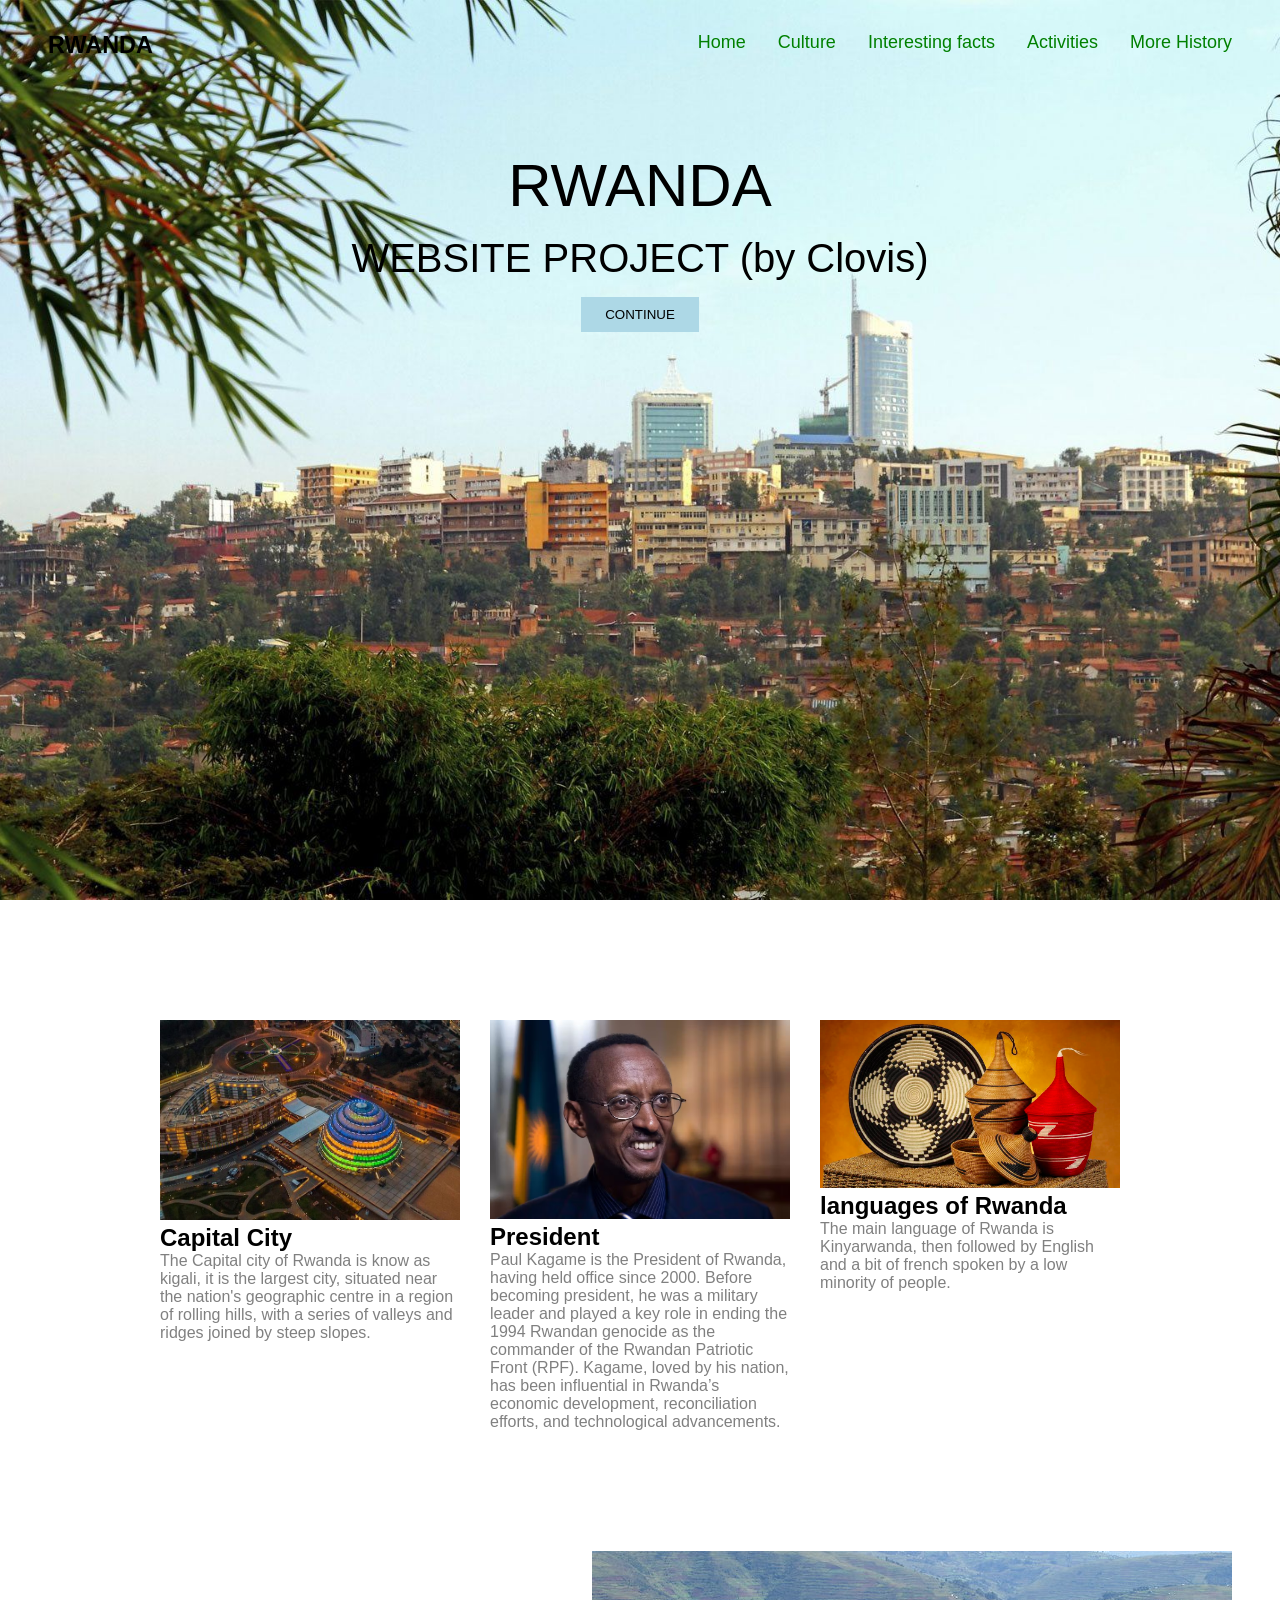
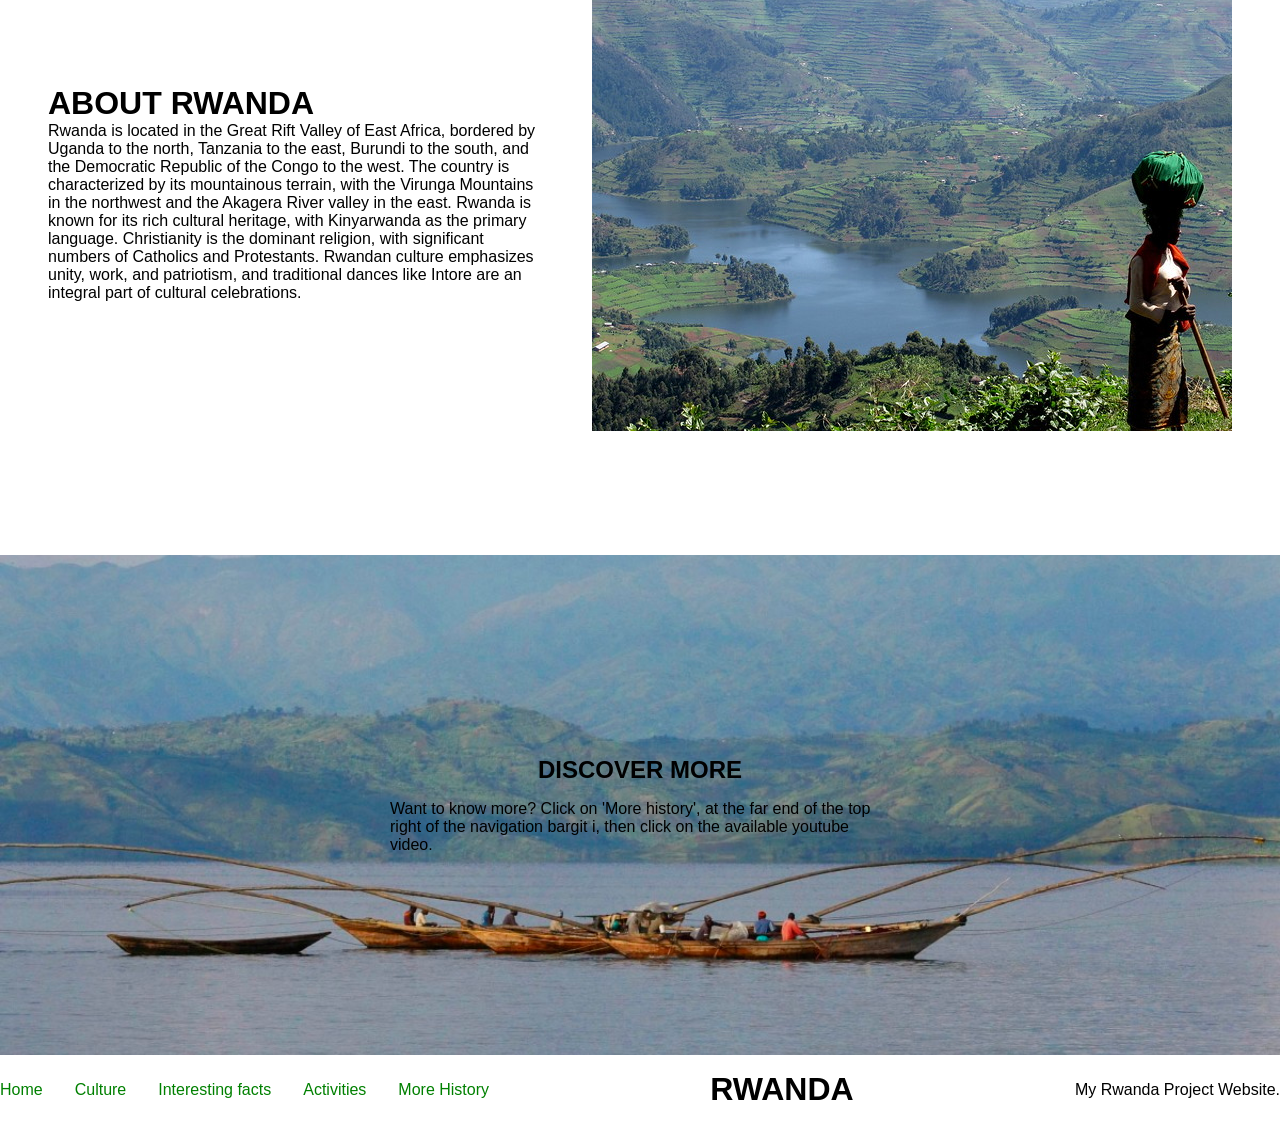
<file: index.html>
<!DOCTYPE html>
<html lang="en">
<head>
    <meta charset="UTF-8">
    <meta name="viewport" content="width=device-width, initial-scale=1.0">
    <title>Document</title>
    <link rel="stylesheet" href="style.css">
</head>
<body>
    <section id="header">
        <div class="container">
            <nav>
                <div class="logo"><h1>RWANDA</h1></div>
                <ul class="nav-links">
                    <li><a href="index.html">Home</a></li>
                    <li><a href="Culture.html">Culture</a></li>
                    <li><a href="InterestingFacts.html">Interesting facts</a></li>
                    <li><a href="Activities.html">Activities</a></li>
                    <li><a href="MoreHistory.html">More History</a></li>
                </ul>
                <div class="menu-btn"><img src="menu2.jpg" alt=""/></div>
            </nav>

          <div class="header-content">
               <h1>RWANDA</h1>
               <P>WEBSITE PROJECT (by Clovis)</P>
                <a href="Culture.html"><button class="primary-btn">CONTINUE</button></a>
          </div>     
        </div>
    </section>

    <section id="services" class="container">
        <div class="service">
          <img src="City.jpg" alt=""> 
          <h1>Capital City</h1> 
          <p>
            The Capital city of Rwanda is know as kigali,
             it is the largest city, situated near the nation's
             geographic centre in a region of rolling hills,
             with a series of valleys and ridges joined by steep slopes.
          </p>
        </div>
        <div class="service">
            <img src="President.avif" alt=""> 
            <h1>President</h1> 
            <p>
                Paul Kagame is the President of Rwanda, having held office since 2000. 
                Before becoming president, he was a military leader and played a key role in ending the 1994 Rwandan genocide as the commander of the Rwandan Patriotic Front (RPF).
                 Kagame, loved by his nation, has been influential in Rwanda’s economic development, reconciliation efforts, and technological advancements.  
            </p>
          </div>
          <div class="service">
            <img src="Agaseke.png" alt=""> 
            <h1>languages of Rwanda</h1> 
            <p>
              The main language of Rwanda is Kinyarwanda, then
              followed by English and a bit of french spoken by a low 
              minority of people.
            </p>
          </div>
    </section>

    <secttion id="about" class="container">
    <div class="about-content">
       <h1>About Rwanda</h1> 
       <p>
        Rwanda is located in the Great Rift Valley of East Africa,
         bordered by Uganda to the north, Tanzania to the east, Burundi to the south,
        and the Democratic Republic of the Congo to the west. 
        The country is characterized by its mountainous terrain, 
        with the Virunga Mountains in the northwest and the Akagera River valley in the east.
        Rwanda is known for its rich cultural heritage, with Kinyarwanda as the primary language.
        Christianity is the dominant religion, with significant numbers of Catholics and Protestants. Rwandan culture emphasizes unity, work, and patriotism, 
        and traditional dances like Intore are an integral part of cultural celebrations.
    </p>
    </div>  
    <div class="about-img">
       <img src="ladyscene.jpg" alt=""> 
    </div>  
    </secttion>

    <section id="Discover-more">
      <div class="Discover-more-content">
        <h1>DISCOVER MORE</h1>
        <p>Want to know more? Click on 'More history',
           at the far end of the top right of the navigation bargit i,
           then click on the available youtube video. 
        </p>
      </div>  
    </section>

    <footer>
       <ul class="footerlinks">
        <li><a href="index.html">Home</a></li>
        <li><a href="Culture.html">Culture</a></li>
        <li><a href="InterestingFacts.html">Interesting facts</a></li>
        <li><a href="Activities.html">Activities</a></li>
        <li><a href="MoreHistory.html">More History</a></li>
       </ul> 
       <h1 class="logo">RWANDA</h1>
       <p>My Rwanda Project Website.</p>
    </footer>

    <script>
        const menuBtn = document.querySelector('menu-btn')
        const navLinks = document.querySelector('.nav-links')

        menuBtn.addEventListener('click', function(){
            navLinks.classList.toggle('active')
        })
    </script>
</body>
</html>
</file>
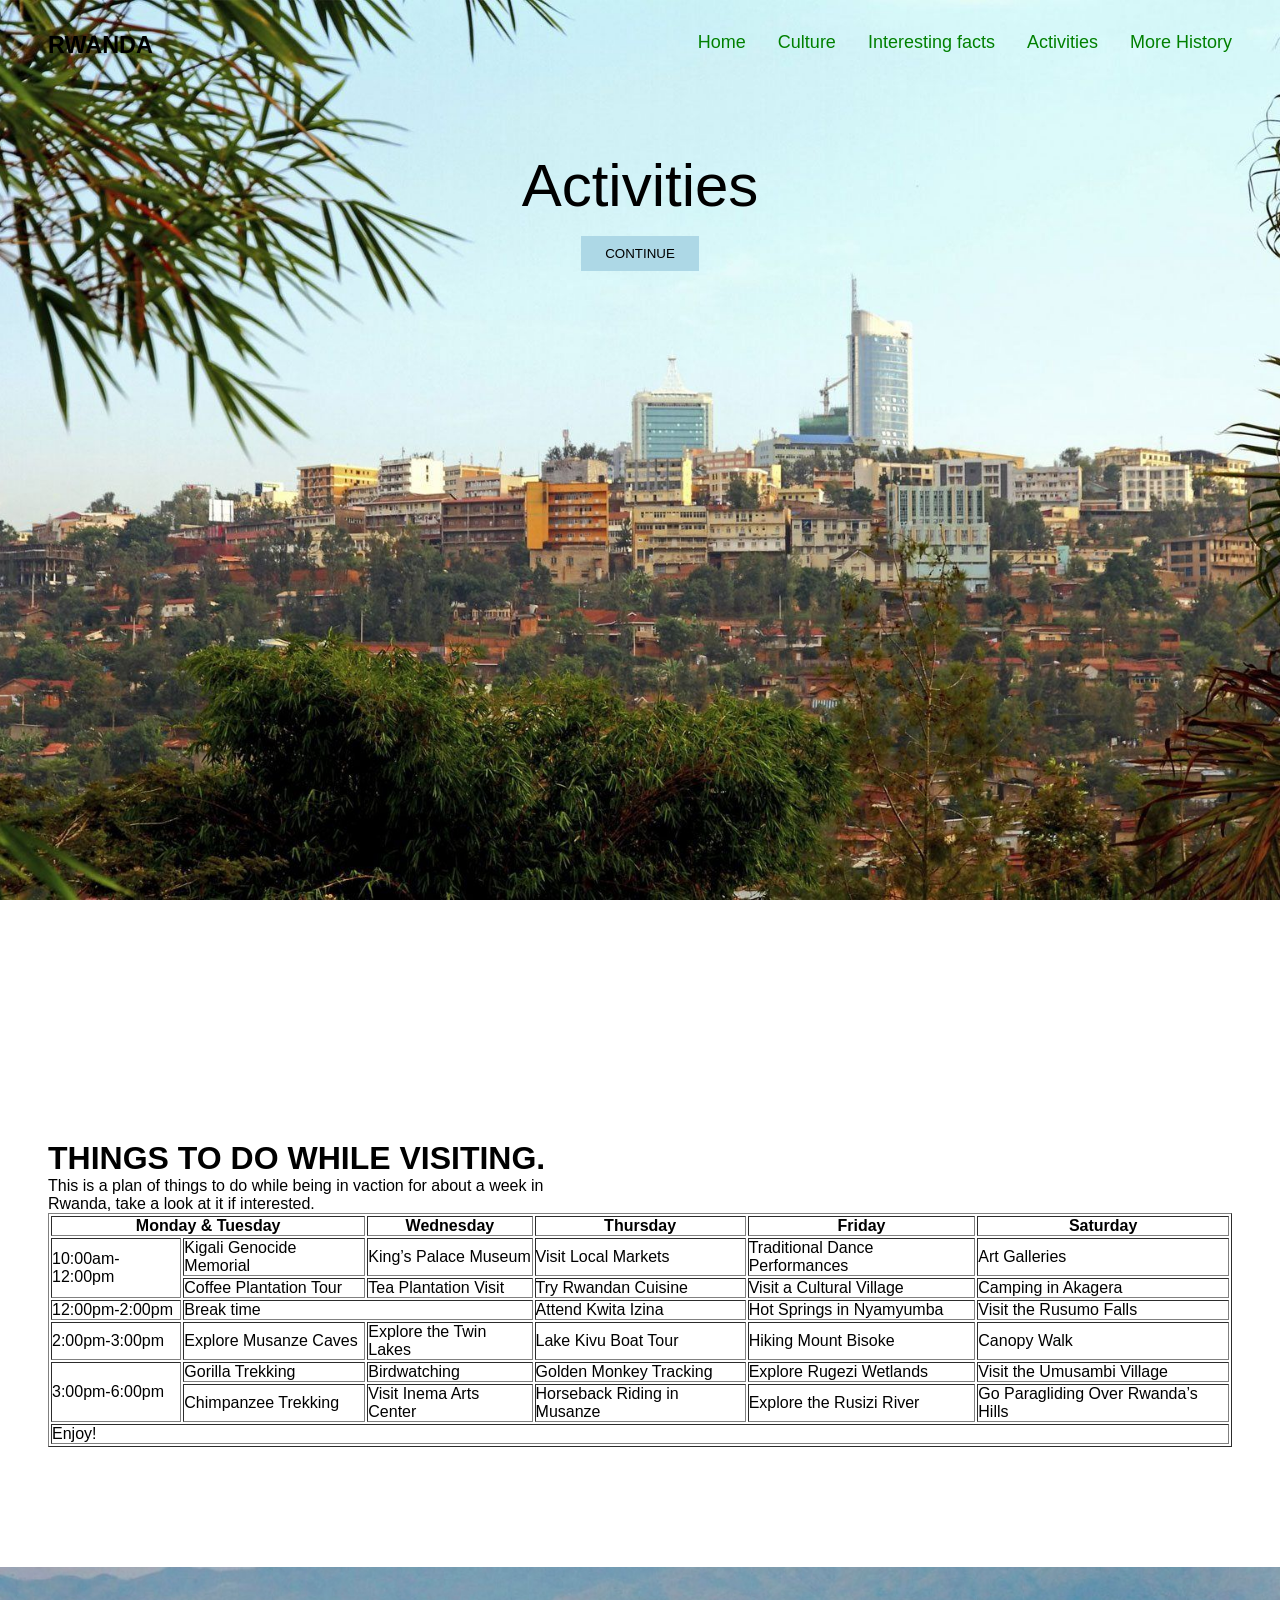
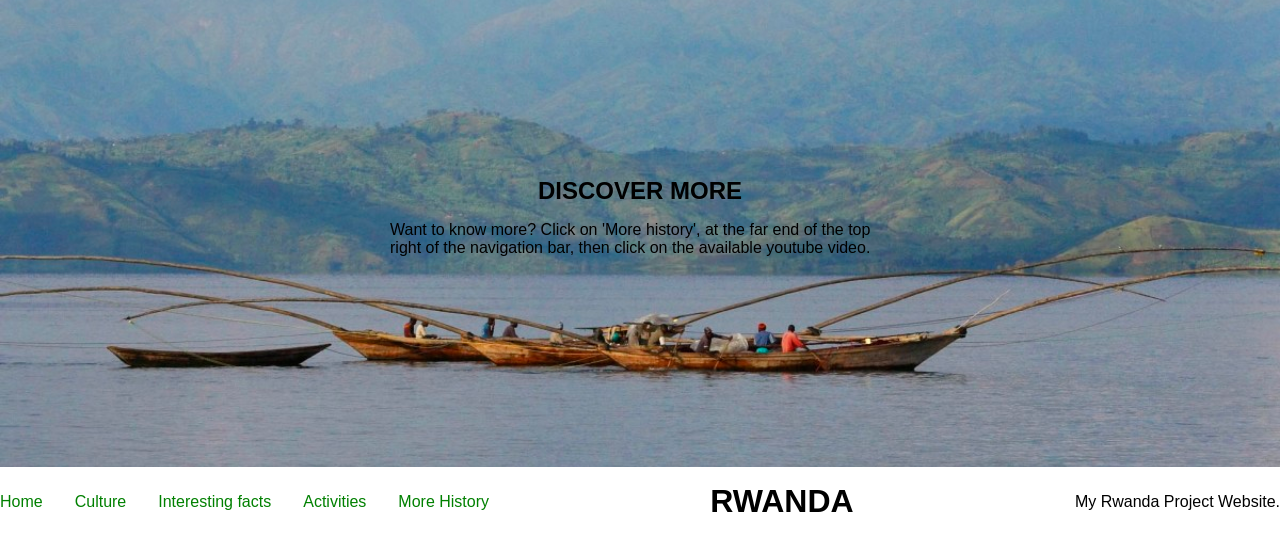
<file: Activities.html>
<!DOCTYPE html>
<html lang="en">
<head>
    <meta charset="UTF-8">
    <meta name="viewport" content="width=device-width, initial-scale=1.0">
    <title>Document</title>
    <link rel="stylesheet" href="style.css">
</head>
<body>
    <section id="header">
        <div class="container">
            <nav>
                <div class="logo"><h1>RWANDA</h1></div>
                <ul class="nav-links">
                    <li><a href="index.html">Home</a></li>
                    <li><a href="Culture.html">Culture</a></li>
                    <li><a href="InterestingFacts.html">Interesting facts</a></li>
                    <li><a href="Activities.html">Activities</a></li>
                    <li><a href="MoreHistory.html">More History</a></li>
                </ul>
                <div class="menu-btn"><img src="menu2.jpg" alt=""/></div>
            </nav>

          <div class="header-content">
               <h1>Activities</h1>
               <a href="MoreHistory.html"><button class="primary-btn">CONTINUE</button></a>
          </div>     
        </div>
    </section>

    <section id="services" class="container">
        <div class="service">
         
          </div>
    </section>

    <secttion id="about" class="container">
    <div class="about-content">
       <h1>Things to Do while visiting.</h1> 
       <p>
        This is a plan of things to do while being in vaction for about a week in Rwanda, take a look at it if interested.

    </p>
    </div>  
    <div class="about-img">
        <table border="1">
            <thead>
                <tr>
                    <th colspan="2">Monday & Tuesday</th>
                    <th>Wednesday</th>
                    <th>Thursday</th>
                    <th>Friday</th>
                    <th>Saturday</th>
                </tr>
            </thead>
            <tbody>
                <tr>
                    <td rowspan="2">10:00am-12:00pm</td>
                    <td>Kigali Genocide Memorial</td>
                    <td>King’s Palace Museum</td>
                    <td>Visit Local Markets</td>
                    <td>Traditional Dance Performances</td>
                    <td>Art Galleries</td>
                </tr>
                <tr>
                    <td>Coffee Plantation Tour</td>
                    <td>Tea Plantation Visit</td>
                    <td>Try Rwandan Cuisine</td>
                    <td>Visit a Cultural Village</td>
                    <td>Camping in Akagera</td>
                </tr>
                <tr>
                    <td>12:00pm-2:00pm</td>
            <td colspan="2">Break time</td>
            <td>Attend Kwita Izina</td>
            <td>Hot Springs in Nyamyumba</td>
            <td>Visit the Rusumo Falls</td>
        </tr>
        <tr>
            <td>2:00pm-3:00pm</td>
            <td>Explore Musanze Caves</td>
            <td>Explore the Twin Lakes</td>
            <td>Lake Kivu Boat Tour</td>
            <td>Hiking Mount Bisoke</td>
            <td>Canopy Walk</td>
        </tr>
        <tr>
            <td rowspan="2">3:00pm-6:00pm</td>
            <td>Gorilla Trekking</td>
            <td>Birdwatching</td>
            <td>Golden Monkey Tracking</td>
            <td>Explore Rugezi Wetlands</td>
            <td>Visit the Umusambi Village</td>
        </tr>
        <tr>
            <td>Chimpanzee Trekking</td>
            <td>Visit Inema Arts Center</td>
            <td>Horseback Riding in Musanze</td>
            <td>Explore the Rusizi River</td>
            <td>Go Paragliding Over Rwanda’s Hills</td>
        </tr>
    </tbody>
    <tfoot>
        <tr>
            <td colspan="6">Enjoy!</td>
        </tr>
    </tfoot>
</table>

                
    </div>  
    </secttion>

    <section id="Discover-more">
      <div class="Discover-more-content">
        <h1>DISCOVER MORE</h1>
        <p>Want to know more? Click on 'More history',
           at the far end of the top right of the navigation bar,
           then click on the available youtube video. 
        </p>
      </div>  
    </section>

    <footer>
       <ul class="footerlinks">
        <li><a href="index.html">Home</a></li>
        <li><a href="Culture.html">Culture</a></li>
        <li><a href="InterestingFacts.html">Interesting facts</a></li>
        <li><a href="Activities.html">Activities</a></li>
        <li><a href="MoreHistory.html">More History</a></li>
       </ul> 
       <h1 class="logo">RWANDA</h1>
       <p>My Rwanda Project Website.</p>
    </footer>

    <script>
        const menuBtn = document.querySelector('menu-btn')
        const navLinks = document.querySelector('.nav-links')

        menuBtn.addEventListener('click', function(){
            navLinks.classList.toggle('active')
        })
    </script>
</body>
</html>
</file>
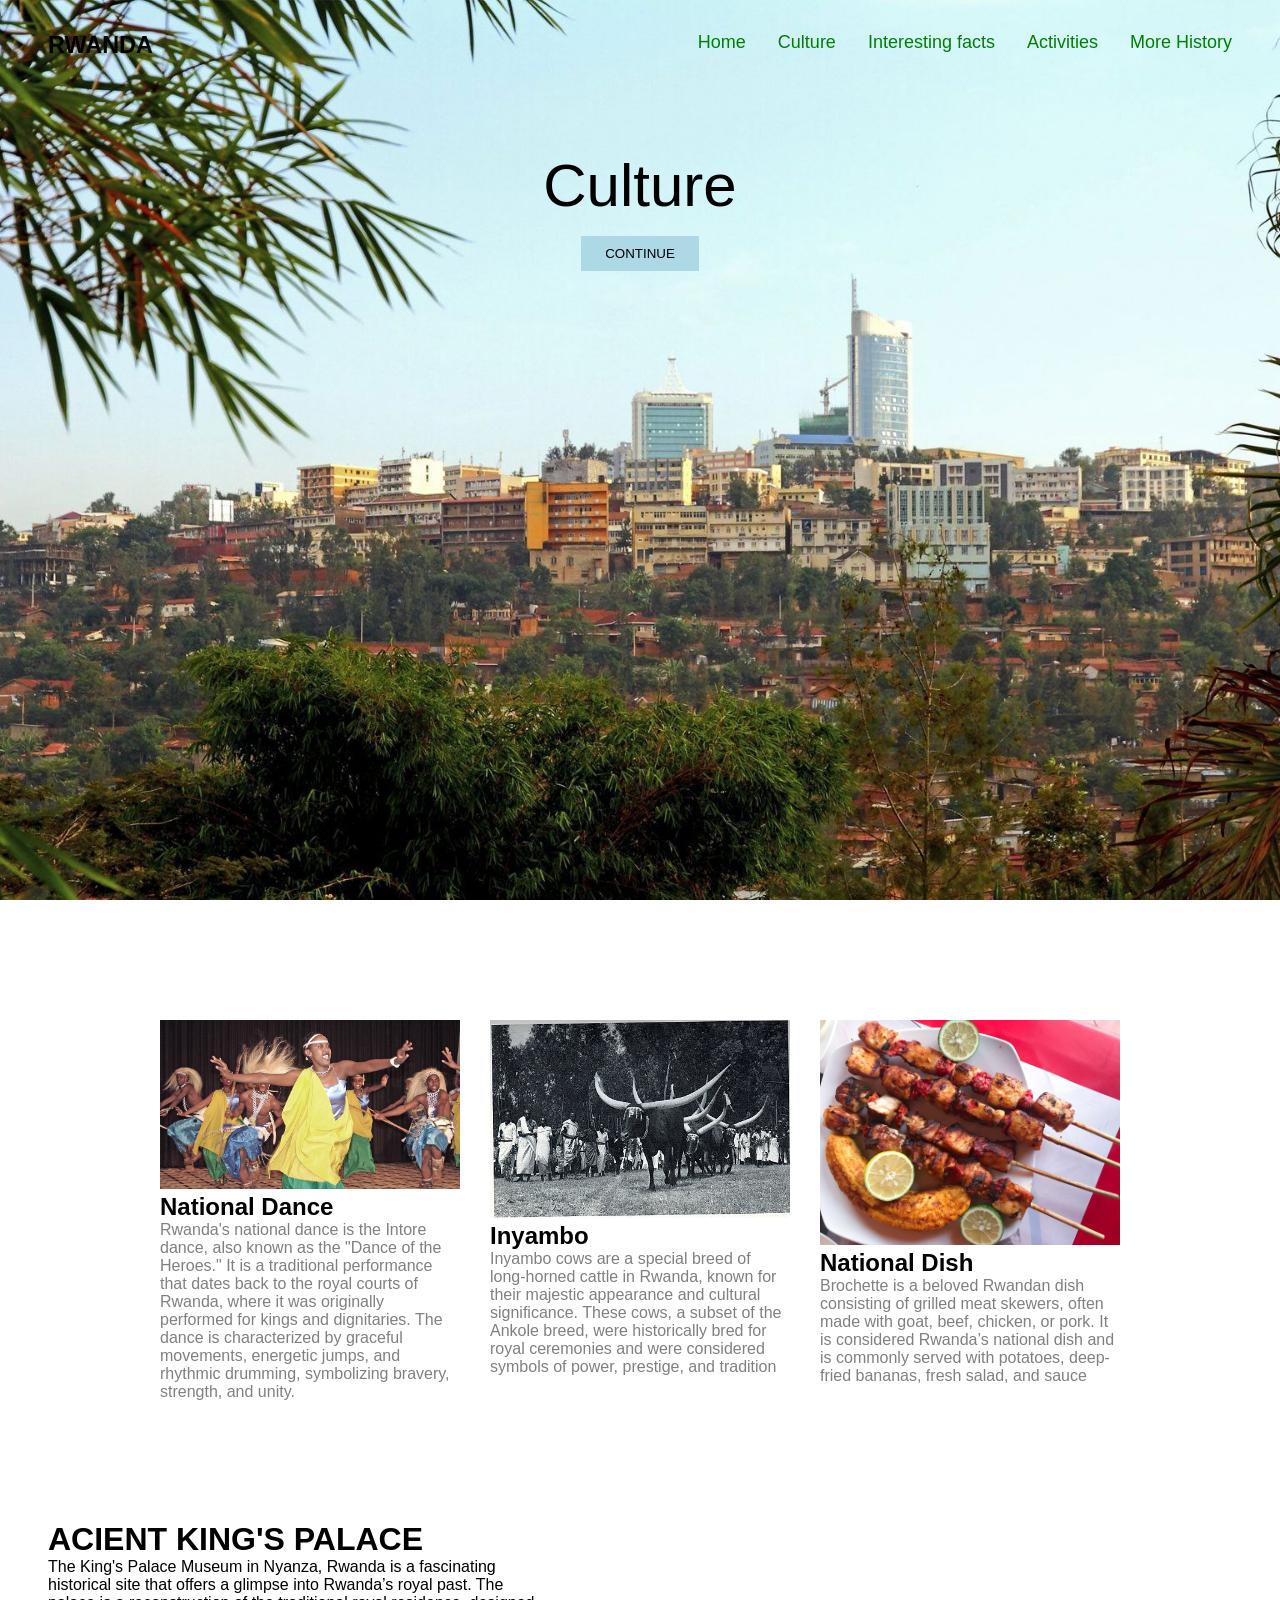
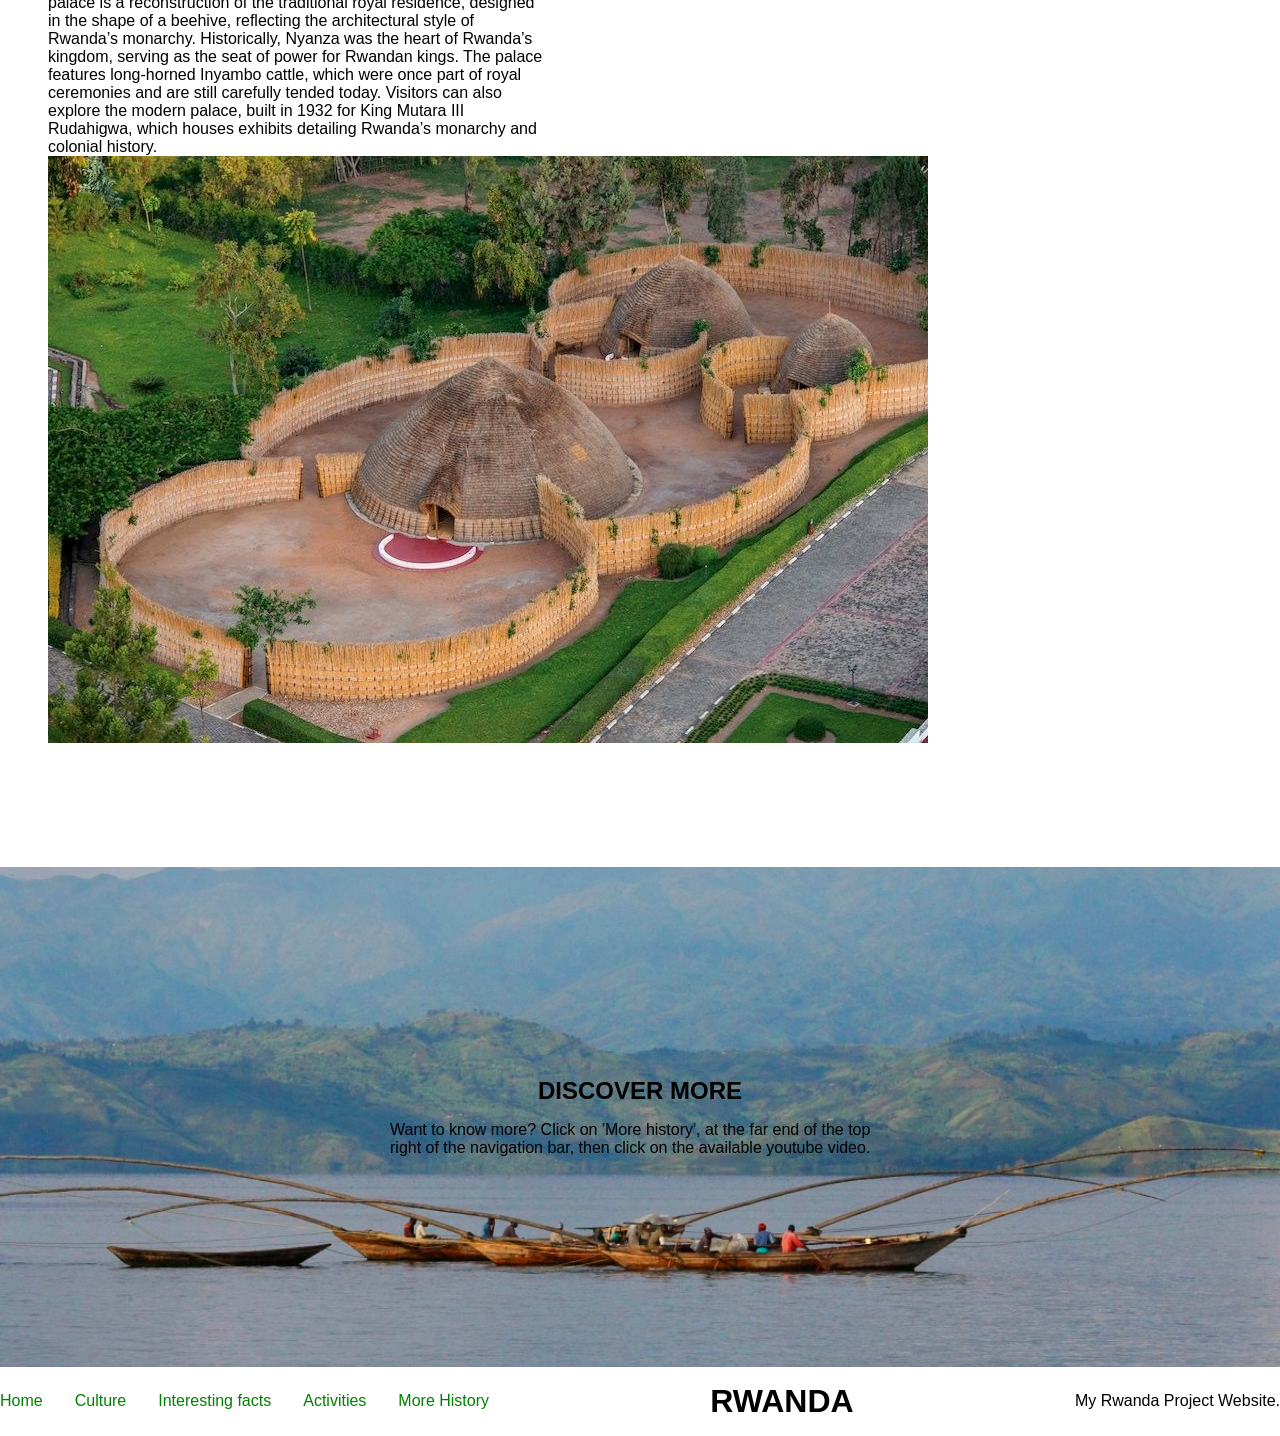
<file: Culture.html>
<!DOCTYPE html>
<html lang="en">
<head>
    <meta charset="UTF-8">
    <meta name="viewport" content="width=device-width, initial-scale=1.0">
    <title>Document</title>
    <link rel="stylesheet" href="style.css">
</head>
<body>
    <section id="header">
        <div class="container">
            <nav>
                <div class="logo"><h1>RWANDA</h1></div>
                <ul class="nav-links">
                    <li><a href="index.html">Home</a></li>
                    <li><a href="Culture.html">Culture</a></li>
                    <li><a href="InterestingFacts.html">Interesting facts</a></li>
                    <li><a href="Activities.html">Activities</a></li>
                    <li><a href="MoreHistory.html">More History</a></li>
                </ul>
                <div class="menu-btn"><img src="menu2.jpg" alt=""/></div>
            </nav>

          <div class="header-content">
               <h1>Culture</h1>
                <a href="InterestingFacts.html"><button class="primary-btn">CONTINUE</button></a> 
          </div>     
        </div>
    </section>

    <section id="services" class="container">
        <div class="service">
          <img src="Dance.jpg" alt=""> 
          <h1>National Dance</h1> 
          <p>
            Rwanda's national dance is the Intore dance, 
            also known as the "Dance of the Heroes." 
            It is a traditional performance that dates back to the royal courts of Rwanda, 
            where it was originally performed for kings and dignitaries. 
            The dance is characterized by graceful movements, energetic jumps, and rhythmic drumming,
             symbolizing bravery, strength, and unity.
          </p>
        </div>
        <div class="service">
            <img src="Cow.jpg" alt=""> 
            <h1>Inyambo</h1> 
            <p>
              Inyambo cows are a special breed of long-horned cattle in Rwanda, 
              known for their majestic appearance and cultural significance. 
              These cows, a subset of the Ankole breed, 
              were historically bred for royal ceremonies and were considered symbols of power, prestige, and tradition
            </p>
          </div>
          <div class="service">
            <img src="Food.jpg" alt=""> 
            <h1>National Dish</h1> 
            <p>
              Brochette is a beloved Rwandan dish consisting of grilled meat skewers, 
              often made with goat, beef, chicken, or pork.
              It is considered Rwanda’s national dish and is commonly served with potatoes, deep-fried bananas, fresh salad, and sauce
            </p>
          </div>
    </section>

    <secttion id="about" class="container">
    <div class="about-content">
       <h1>Acient King's Palace</h1> 
       <p>
        The King's Palace Museum in Nyanza, Rwanda is a fascinating historical site that offers a glimpse into Rwanda’s royal past. 
        The palace is a reconstruction of the traditional royal residence, designed in the shape of a beehive, reflecting the architectural style of Rwanda’s monarchy.
        Historically, Nyanza was the heart of Rwanda’s kingdom, serving as the seat of power for Rwandan kings. The palace features long-horned Inyambo cattle, which were once part of royal ceremonies and are still carefully tended today. Visitors can also explore the modern palace, built in 1932 for King Mutara III Rudahigwa, which houses exhibits detailing Rwanda’s monarchy and colonial history.
    </p>
    </div>  
    <div class="about-img">
       <img src="Palace.jpg" alt=""> 
    </div>  
    </secttion>

    <section id="Discover-more">
      <div class="Discover-more-content">
        <h1>DISCOVER MORE</h1>
        <p>Want to know more? Click on 'More history',
           at the far end of the top right of the navigation bar,
           then click on the available youtube video. 
        </p>
      </div>  
    </section>

    <footer>
       <ul class="footerlinks">
        <li><a href="index.html">Home</a></li>
        <li><a href="Culture.html">Culture</a></li>
        <li><a href="InterestingFacts.html">Interesting facts</a></li>
        <li><a href="Activities.html">Activities</a></li>
        <li><a href="MoreHistory.html">More History</a></li>
       </ul> 
       <h1 class="logo">RWANDA</h1>
       <p>My Rwanda Project Website.</p>
    </footer>

    <script>
        const menuBtn = document.querySelector('menu-btn')
        const navLinks = document.querySelector('.nav-links')

        menuBtn.addEventListener('click', function(){
            navLinks.classList.toggle('active')
        })
    </script>
</body>
</html>
</file>
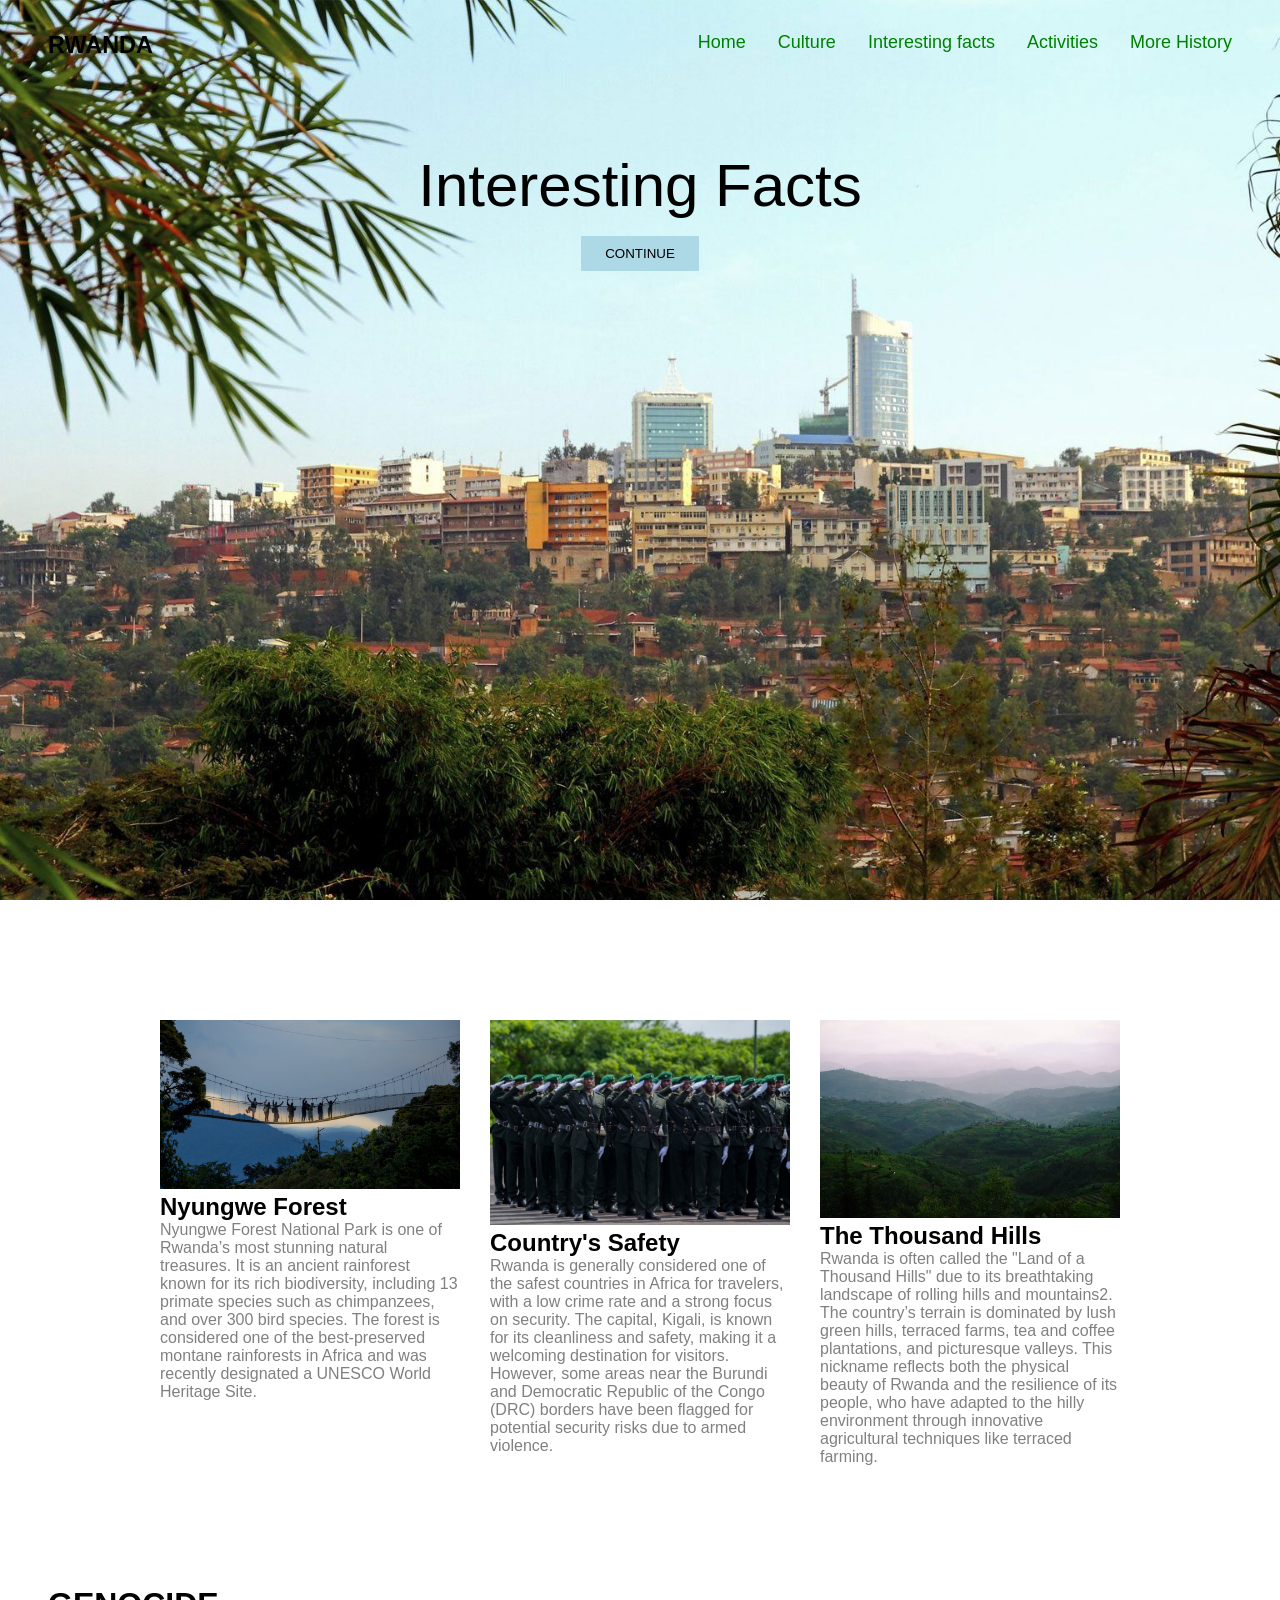
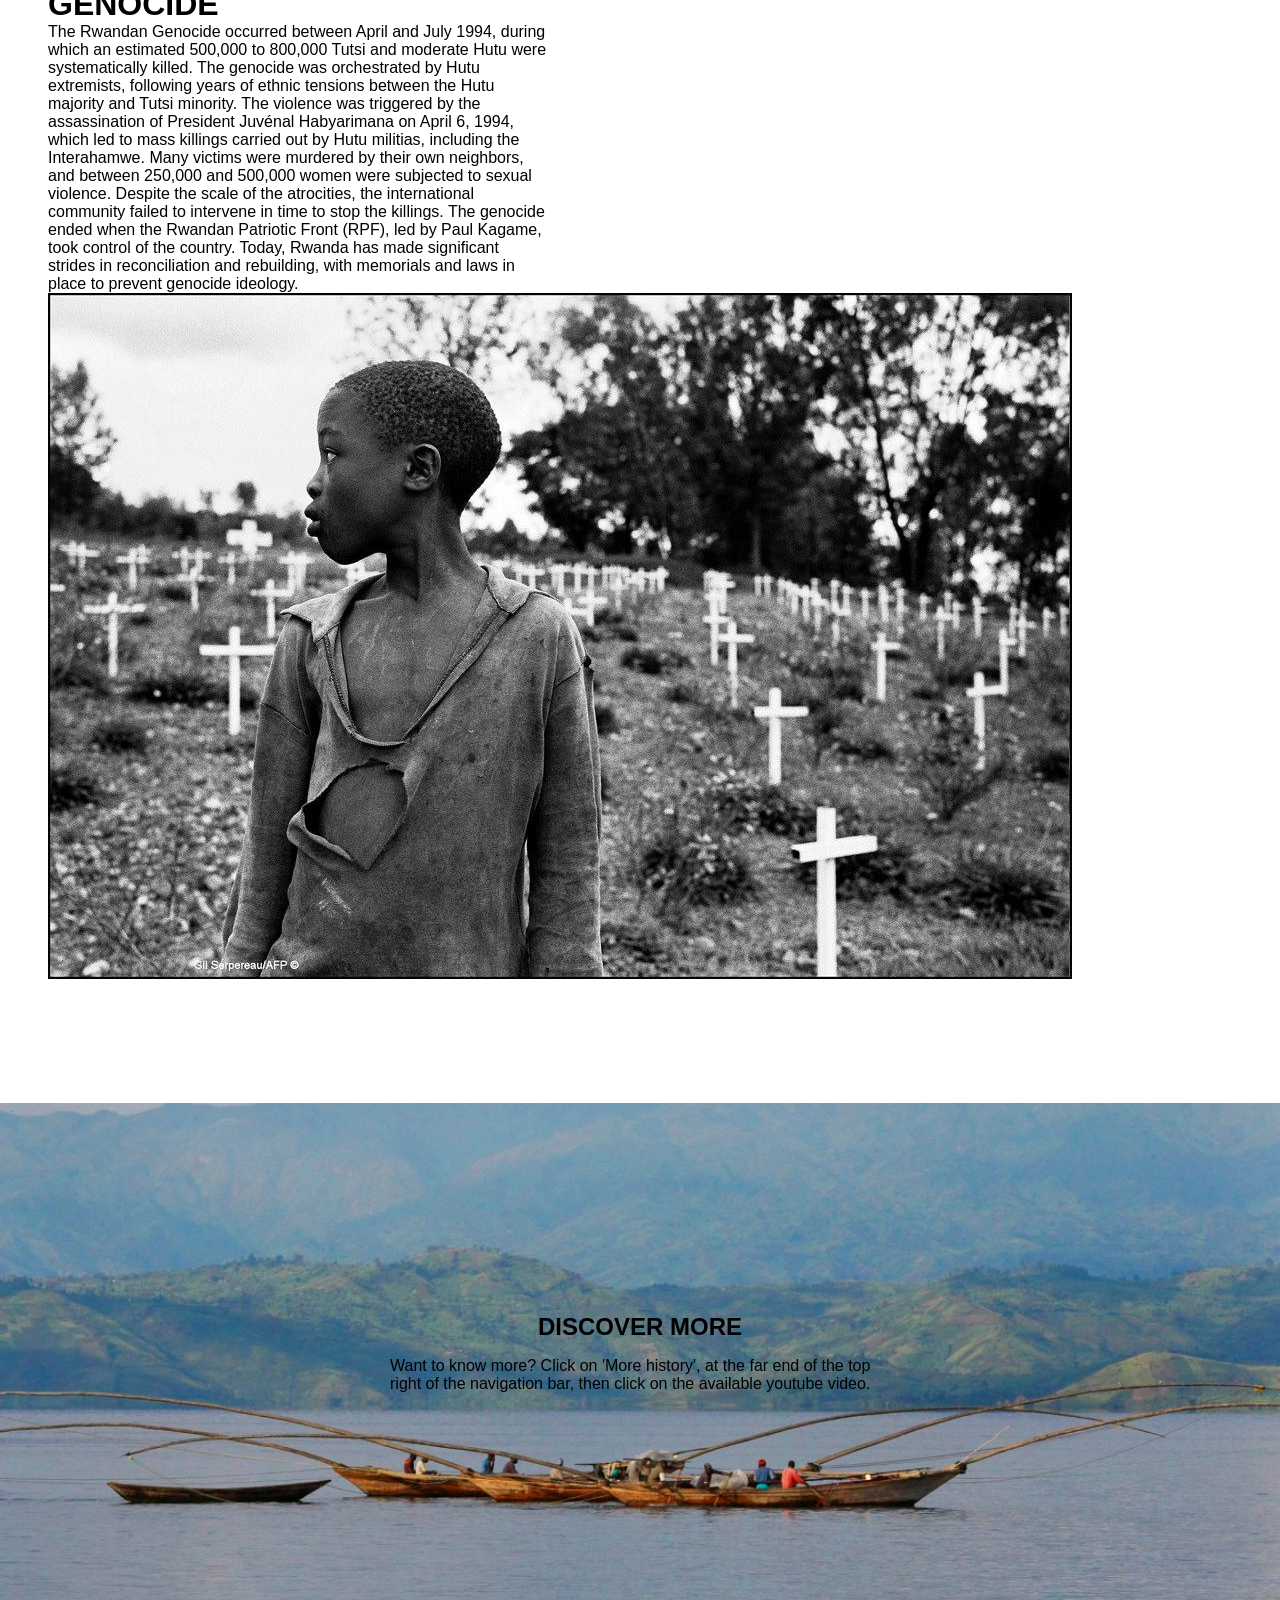
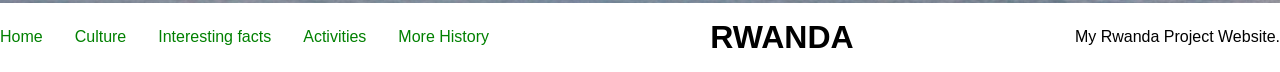
<file: InterestingFacts.html>
<!DOCTYPE html>
<html lang="en">
<head>
    <meta charset="UTF-8">
    <meta name="viewport" content="width=device-width, initial-scale=1.0">
    <title>Document</title>
    <link rel="stylesheet" href="style.css">
</head>
<body>
    <section id="header">
        <div class="container">
            <nav>
                <div class="logo"><h1>RWANDA</h1></div>
                <ul class="nav-links">
                    <li><a href="index.html">Home</a></li>
                    <li><a href="Culture.html">Culture</a></li>
                    <li><a href="InterestingFacts.html">Interesting facts</a></li>
                    <li><a href="Activities.html">Activities</a></li>
                    <li><a href="MoreHistory.html">More History</a></li>
                </ul>
                <div class="menu-btn"><img src="menu2.jpg" alt=""/></div>
            </nav>

          <div class="header-content">
               <h1>Interesting Facts</h1>
               <a href="Activities.html"><button class="primary-btn">CONTINUE</button></a>
          </div>     
        </div>
    </section>

    <section id="services" class="container">
        <div class="service">
          <img src="Forest.jpg" alt=""> 
          <h1>Nyungwe Forest</h1> 
          <p>
            Nyungwe Forest National Park is one of Rwanda’s most stunning natural treasures. 
            It is an ancient rainforest known for its rich biodiversity, including 13 primate species such as chimpanzees, 
            and over 300 bird species. The forest is considered one of the best-preserved montane rainforests in Africa and was recently designated a UNESCO World Heritage Site.
          </p>
        </div>
        <div class="service">
            <img src="Safety.jpg" alt=""> 
            <h1>Country's Safety</h1> 
            <p>
                Rwanda is generally considered one of the safest countries in Africa for travelers, 
                with a low crime rate and a strong focus on security. 
                The capital, Kigali, is known for its cleanliness and safety, making it a welcoming destination for visitors. 
                However, some areas near the Burundi and Democratic Republic of the Congo (DRC) borders have been flagged for potential security risks due to armed violence. 
            </p>
          </div>
          <div class="service">
            <img src="Hills.webp" alt=""> 
            <h1>The Thousand Hills</h1> 
            <p>
                Rwanda is often called the "Land of a Thousand Hills" due to its breathtaking landscape of rolling hills and mountains2.
                 The country’s terrain is dominated by lush green hills, terraced farms, tea and coffee plantations, and picturesque valleys.
                  This nickname reflects both the physical beauty of Rwanda and the resilience of its people, who have adapted to the hilly environment through innovative agricultural techniques like terraced farming.
            </p>
          </div>
    </section>

    <secttion id="about" class="container">
    <div class="about-content">
       <h1>Genocide</h1> 
       <p>
        The Rwandan Genocide occurred between April and July 1994, during which an estimated 500,000 to 800,000 Tutsi and moderate Hutu were systematically killed. The genocide was orchestrated by Hutu extremists, following years of ethnic tensions between the Hutu majority and Tutsi minority.

        The violence was triggered by the assassination of President Juvénal Habyarimana on April 6, 1994, which led to mass killings carried out by Hutu militias, including the Interahamwe. Many victims were murdered by their own neighbors, and between 250,000 and 500,000 women were subjected to sexual violence.
        
        Despite the scale of the atrocities, the international community failed to intervene in time to stop the killings. The genocide ended when the Rwandan Patriotic Front (RPF), led by Paul Kagame, took control of the country.
        
        Today, Rwanda has made significant strides in reconciliation and rebuilding, with memorials and laws in place to prevent genocide ideology.
    </p>
    </div>  
    <div class="about-img">
       <img src="Genocide.jpg" alt=""> 
    </div>  
    </secttion>

    <section id="Discover-more">
      <div class="Discover-more-content">
        <h1>DISCOVER MORE</h1>
        <p>Want to know more? Click on 'More history',
           at the far end of the top right of the navigation bar,
           then click on the available youtube video. 
        </p>
      </div>  
    </section>

    <footer>
       <ul class="footerlinks">
        <li><a href="index.html">Home</a></li>
        <li><a href="Culture.html">Culture</a></li>
        <li><a href="InterestingFacts.html">Interesting facts</a></li>
        <li><a href="Activities.html">Activities</a></li>
        <li><a href="MoreHistory.html">More History</a></li>
       </ul> 
       <h1 class="logo">RWANDA</h1>
       <p>My Rwanda Project Website.</p>
    </footer>

    <script>
        const menuBtn = document.querySelector('menu-btn')
        const navLinks = document.querySelector('.nav-links')

        menuBtn.addEventListener('click', function(){
            navLinks.classList.toggle('active')
        })
    </script>
</body>
</html>
</file>
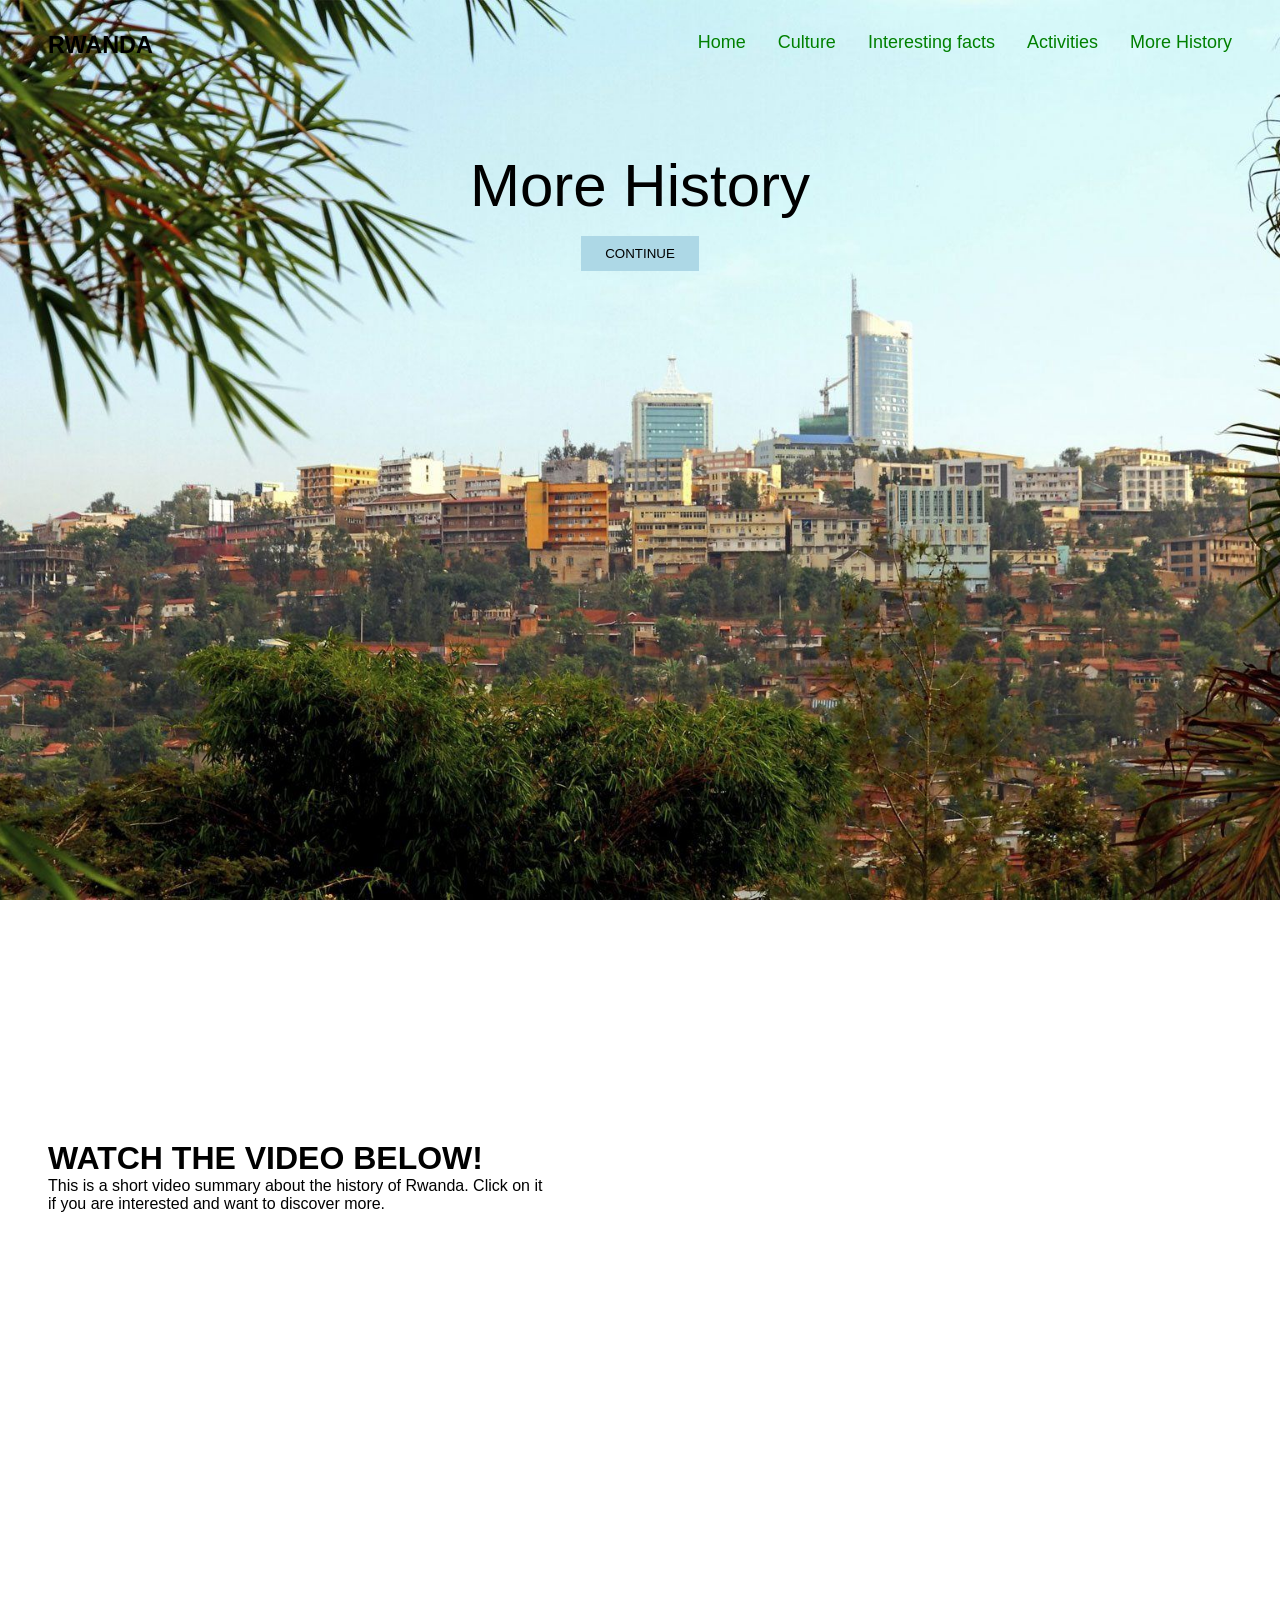
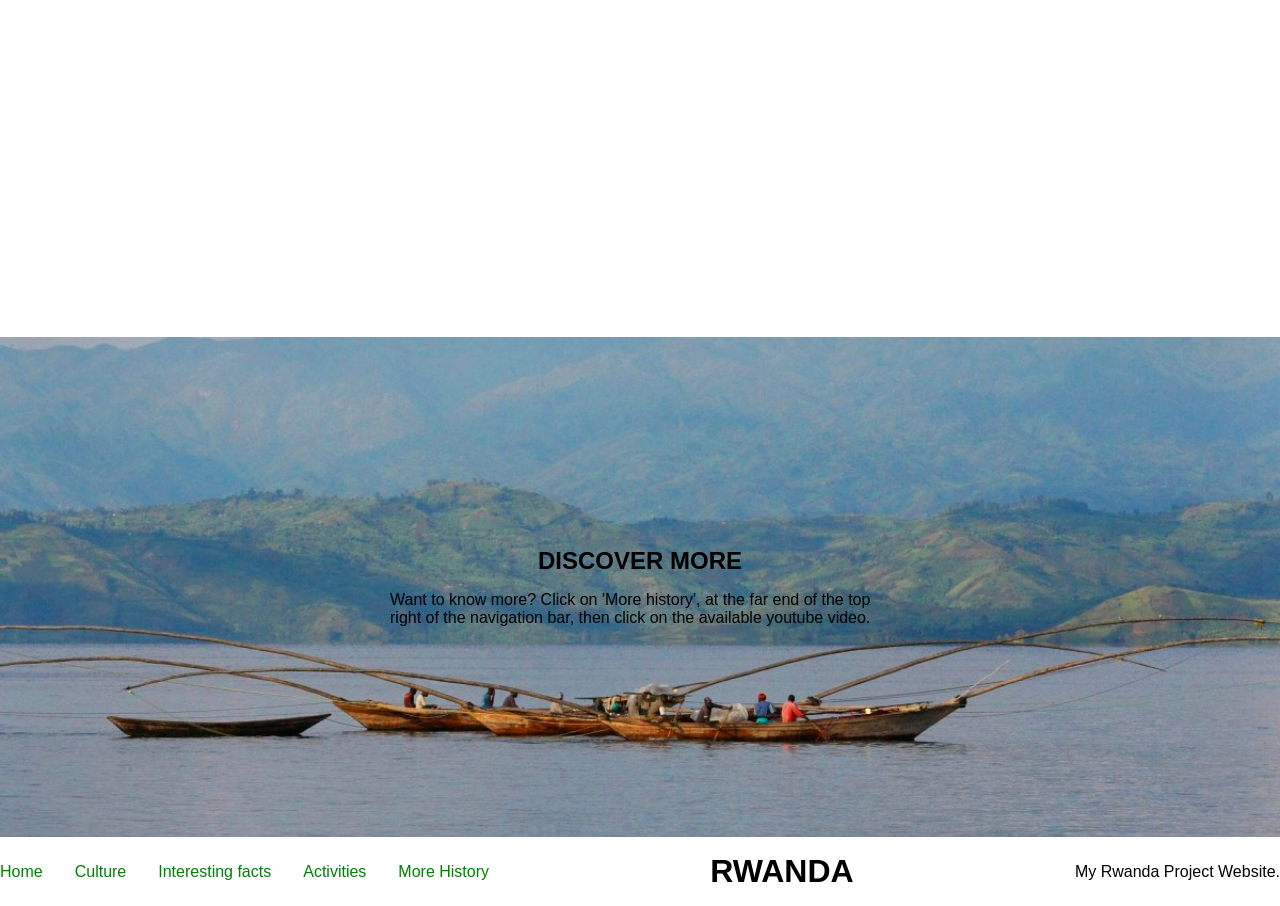
<file: MoreHistory.html>
<!DOCTYPE html>
<html lang="en">
<head>
    <meta charset="UTF-8">
    <meta name="viewport" content="width=device-width, initial-scale=1.0">
    <title>Document</title>
    <link rel="stylesheet" href="style.css">
</head>
<body>
    <section id="header">
        <div class="container">
            <nav>
                <div class="logo"><h1>RWANDA</h1></div>
                <ul class="nav-links">
                    <li><a href="index.html">Home</a></li>
                    <li><a href="Culture.html">Culture</a></li>
                    <li><a href="InterestingFacts.html">Interesting facts</a></li>
                    <li><a href="Activities.html">Activities</a></li>
                    <li><a href="MoreHistory.html">More History</a></li>
                </ul>
                <div class="menu-btn"><img src="menu2.jpg" alt=""/></div>
            </nav>

          <div class="header-content">
               <h1>More History</h1>
               <a href="index.html"><button class="primary-btn">CONTINUE</button></a>
          </div>     
        </div>
    </section>

    <section id="services" class="container">
        <div class="service">
          </div>
    </section>

    <secttion id="about" class="container">
    <div class="about-content">
       <h1>Watch the video below!</h1> 
       <p>
        This is a short video summary about the history of Rwanda. 
        Click on it if you are interested and want to discover more.
    </p>
    </div>  
    <div class="about-img">
        <iframe width="1200" height="600" src="https://www.youtube.com/embed/_MbzQNFC2kA?si=raLA8vDQwrAEO8tm" title="YouTube video player" frameborder="0" allow="accelerometer; autoplay; clipboard-write; encrypted-media; gyroscope; picture-in-picture; web-share" referrerpolicy="strict-origin-when-cross-origin" allowfullscreen></iframe>
    </div>  
    </secttion>

    <section id="Discover-more">
      <div class="Discover-more-content">
        <h1>DISCOVER MORE</h1>
        <p>Want to know more? Click on 'More history',
           at the far end of the top right of the navigation bar,
           then click on the available youtube video. 
        </p>
      </div>  
    </section>

    <footer>
       <ul class="footerlinks">
        <li><a href="index.html">Home</a></li>
        <li><a href="Culture.html">Culture</a></li>
        <li><a href="InterestingFacts.html">Interesting facts</a></li>
        <li><a href="Activities.html">Activities</a></li>
        <li><a href="MoreHistory.html">More History</a></li>
       </ul> 
       <h1 class="logo">RWANDA</h1>
       <p>My Rwanda Project Website.</p>
    </footer>

    <script>
        const menuBtn = document.querySelector('menu-btn')
        const navLinks = document.querySelector('.nav-links')

        menuBtn.addEventListener('click', function(){
            navLinks.classList.toggle('active')
        })
    </script>
</body>
</html>
</file>
<file: style.css>
@import url('https://fonts.googleapis.com/css2?family=Limelight&family=Roboto:ital,wght@0,100..900;1,100..900&display=swap');

:root{
    --primary-light: limegreen; 
    --primary-light: limegreen; 
    --black: black; 
    --white: white; 
}

* {
    margin: 0;
    padding: 0;
    box-sizing: border-box ;
 }

body{
 font-family: "Jost", sans-serif; 
 overflow-x: hidden; 
}
a{
   text-decoration: none; 
   color: green; 
}
#header {
    width: 100vw;
    min-height: 100vh;
    background-image: url("kigali.background.jpg");
    background-position: center;
    background-size: cover;
}
.container { 
    max-width: 1200px;
    margin: auto;
    padding: 0 8px;
}
nav {
    display: flex;
    justify-content: space-between;
    padding: 32px 0;
}
nav ul {
    display: flex;
    list-style: none;
    gap: 32px;
    font-size: 18px;
}
nav .logo {
    font-size: 20px;
}

.header-content {
 display: flex;  
 flex-direction: column;
 align-items: center;
 justify-content: center ;
 gap: 16px;
 margin-top: 60px;
}
.header-content h1 {
    font-size: 60px;
    color: var(--primary-dark);
    font-weight: 500;
}
.header-content p{
    font-size: 40px ;
    color: var(--primary-dark);
}
.primary-btn {
    padding: 10px 24px;
    background-color: lightblue;
    color: black;
    border: none;
    cursor: pointer;
    transition: all 0.3s ease ;
}
.primary-btn:hover {
   background-color: var(--primary-dark) ; 
}
.menu-btn{
    position: absolute;
    right: 16px ;
    top: 16px;
    background: var(--primary-light) ;
    padding: 8px 12px;
    border-radius: 4px;
    display: flex;
    align-items: center;
    justify-content: center;
    display: none;
}
#services {
    display: flex;
    margin-top: 120px;
    gap: 30px;
    justify-content: center;
    flex-wrap: wrap;
}
.service {
  width: 300px;  
}
.service p {
   color: gray; 
}
.service img {
   max-width: 100% ; 
}

#about {
  display: flex;  
  margin-top: 120px ;
  justify-content: space-between;
  flex-wrap: wrap;

}
.about-content {
    max-width: 500px;
    display: flex;
    flex-direction: column;
    justify-content: center;
}
.about-content h1 {
  font-style: 32px;
  color: var(--primary-dark);
  text-transform: uppercase;
}
#about img {
  max-width: 100%;   
}

#Discover-more {
  background-image: url("kivu.jpg") ;  
  background-size: cover;
  background-position: center;
  min-height: 500px;
  margin-top: 120px;
}

.Discover-more-content{
    display: flex;
    align-items: center;
    flex-direction: column;
    justify-content: center;
    height: 500px;
    gap: 16px;
    padding: 0 16px;
}
.Discover-more-content h1 {
   color: var(--primary-dark) 
}
.Discover-more-content p{
 max-width: 500px;   
}
footer {
    display: flex;
    justify-content: space-between;
    padding: 16px 0;
    align-items: center;
}
footer ul{
    display: flex;
    list-style: none;
    gap: 32px;
}
footer .logo {
  color: var(--primary-dark);
}

@media only screen and (max-width:520px){
  #header{
    min-height: 50vh;
  }
  .header-content h1 {
    font-size: 32px;
  } 
  .header-content p {
    font-size: 24px;
  }
  .menu-btn {
    display:block;
  }
  nav{
    padding: 16px ;
  }
  nav ul {
    position: absolute;
    top: 0;
    right: 0; 
    flex-direction: column;
    background-color: var(--white);
    width: 80% ;
    height: 100%; 
    align-items: end;
    padding-top: 80px;
    margin-right:-900px;
    transition: all 0.3s ease ;
  }
  nav ul.active{
    margin-right: 0;
  }
  nav li{
    border-bottom: 1px solid var(--primary-dark);
    width: 100%;
    padding: 8px 16px;
    text-align: right;
  }
  footer {
    flex-direction: column;
    align-items: center;
    padding: 32px 0;
  }
}
</file>
